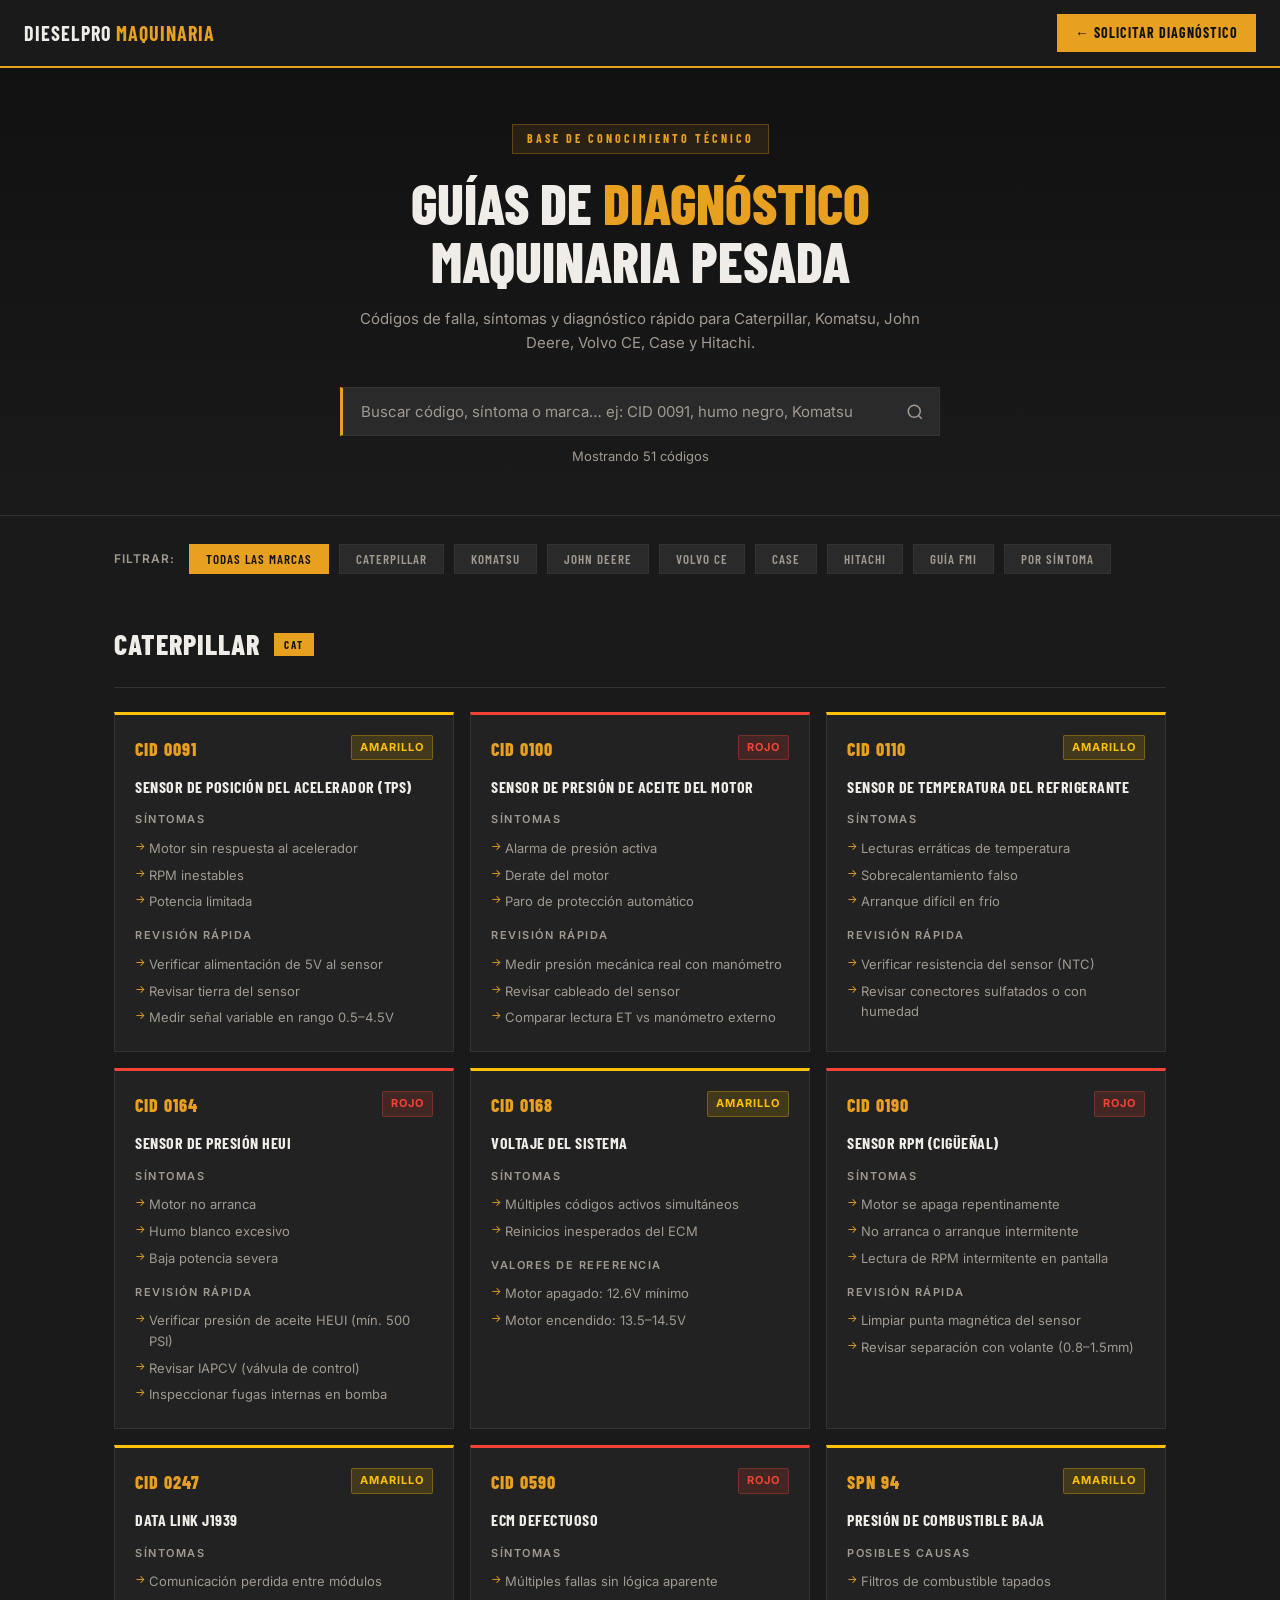
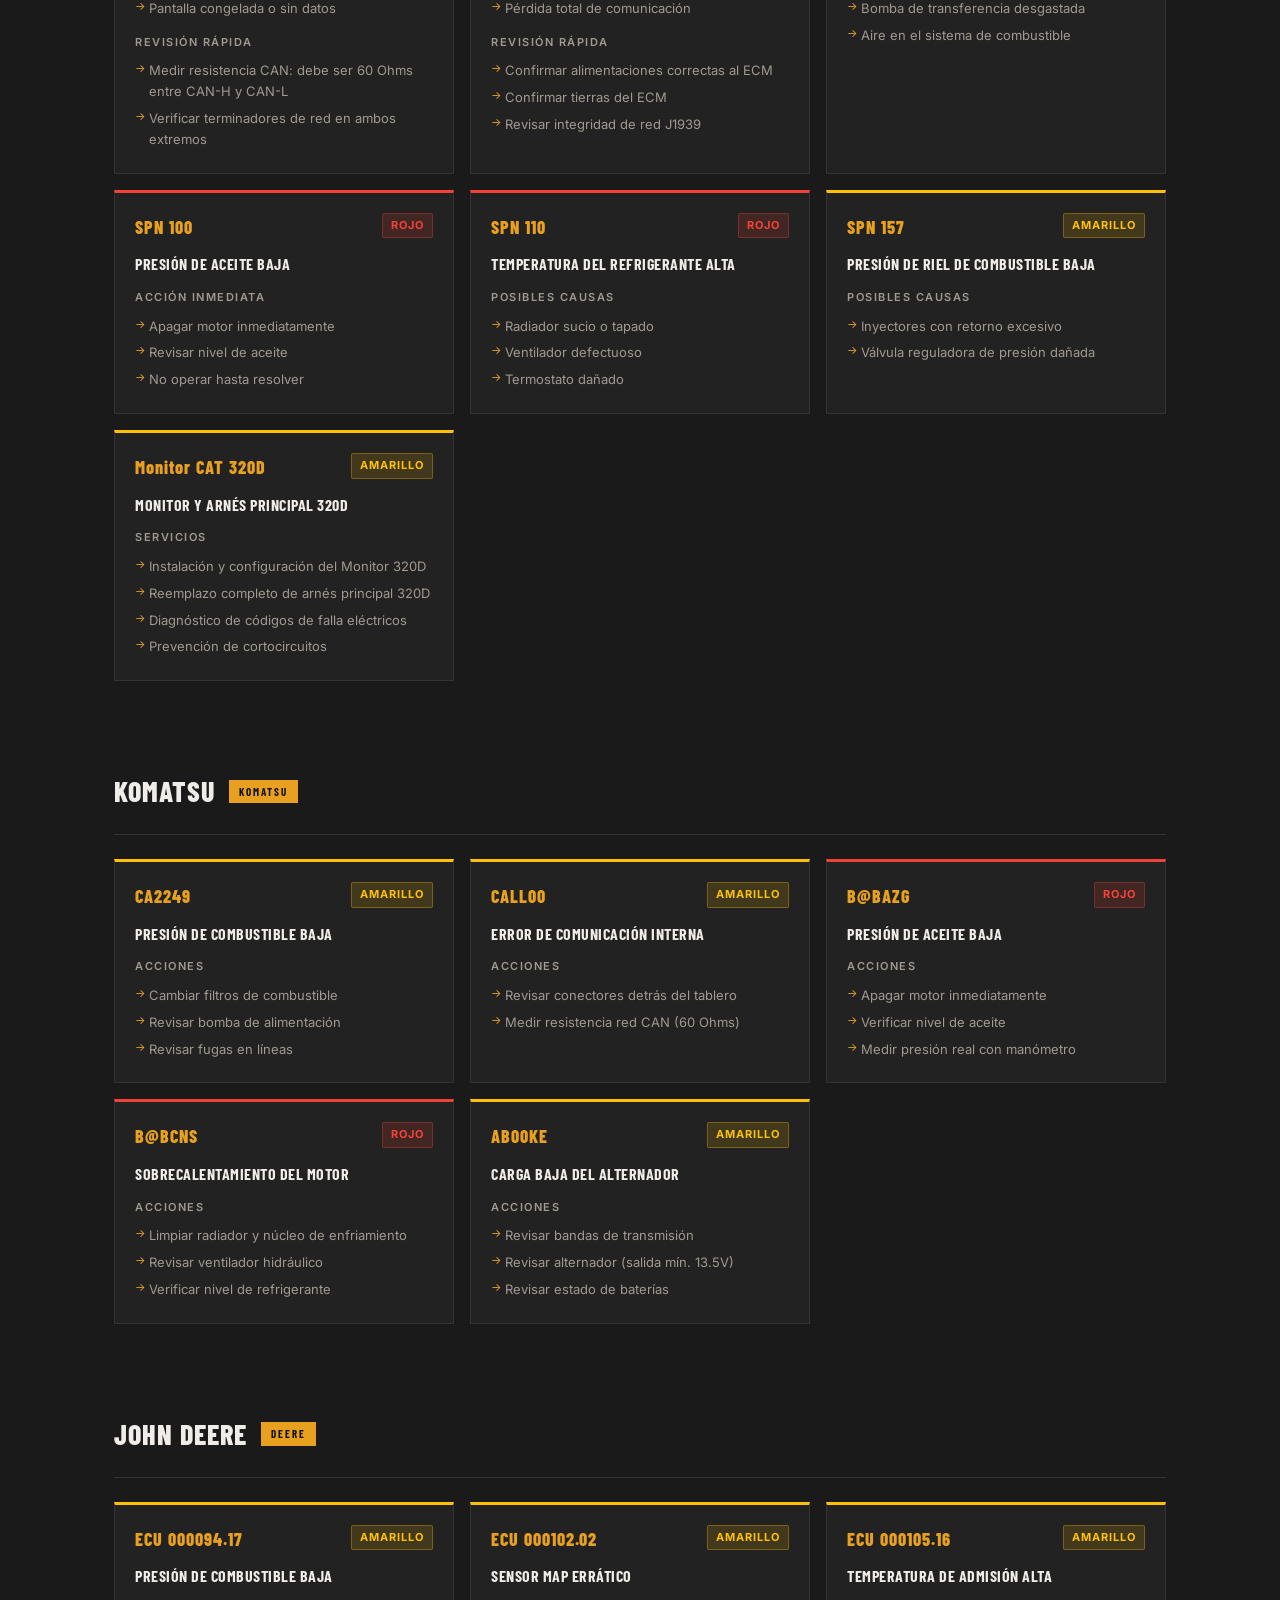
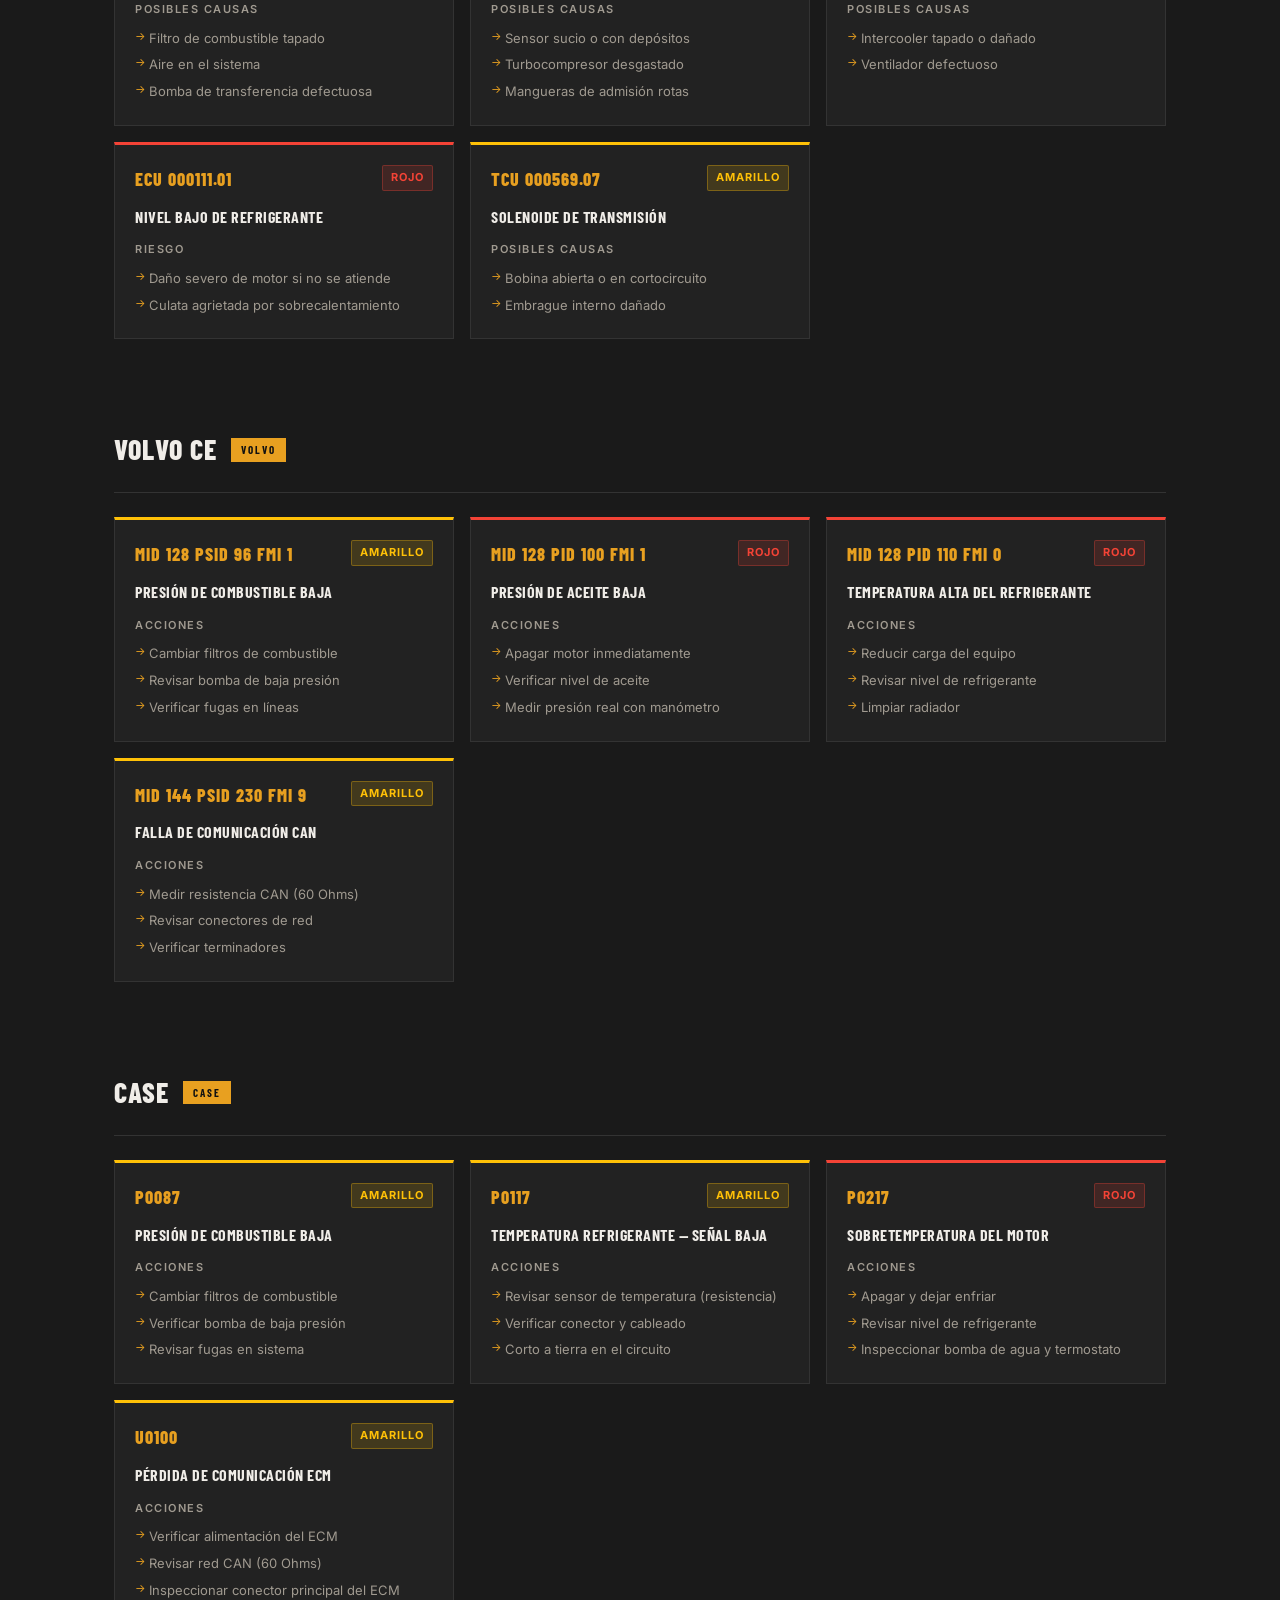
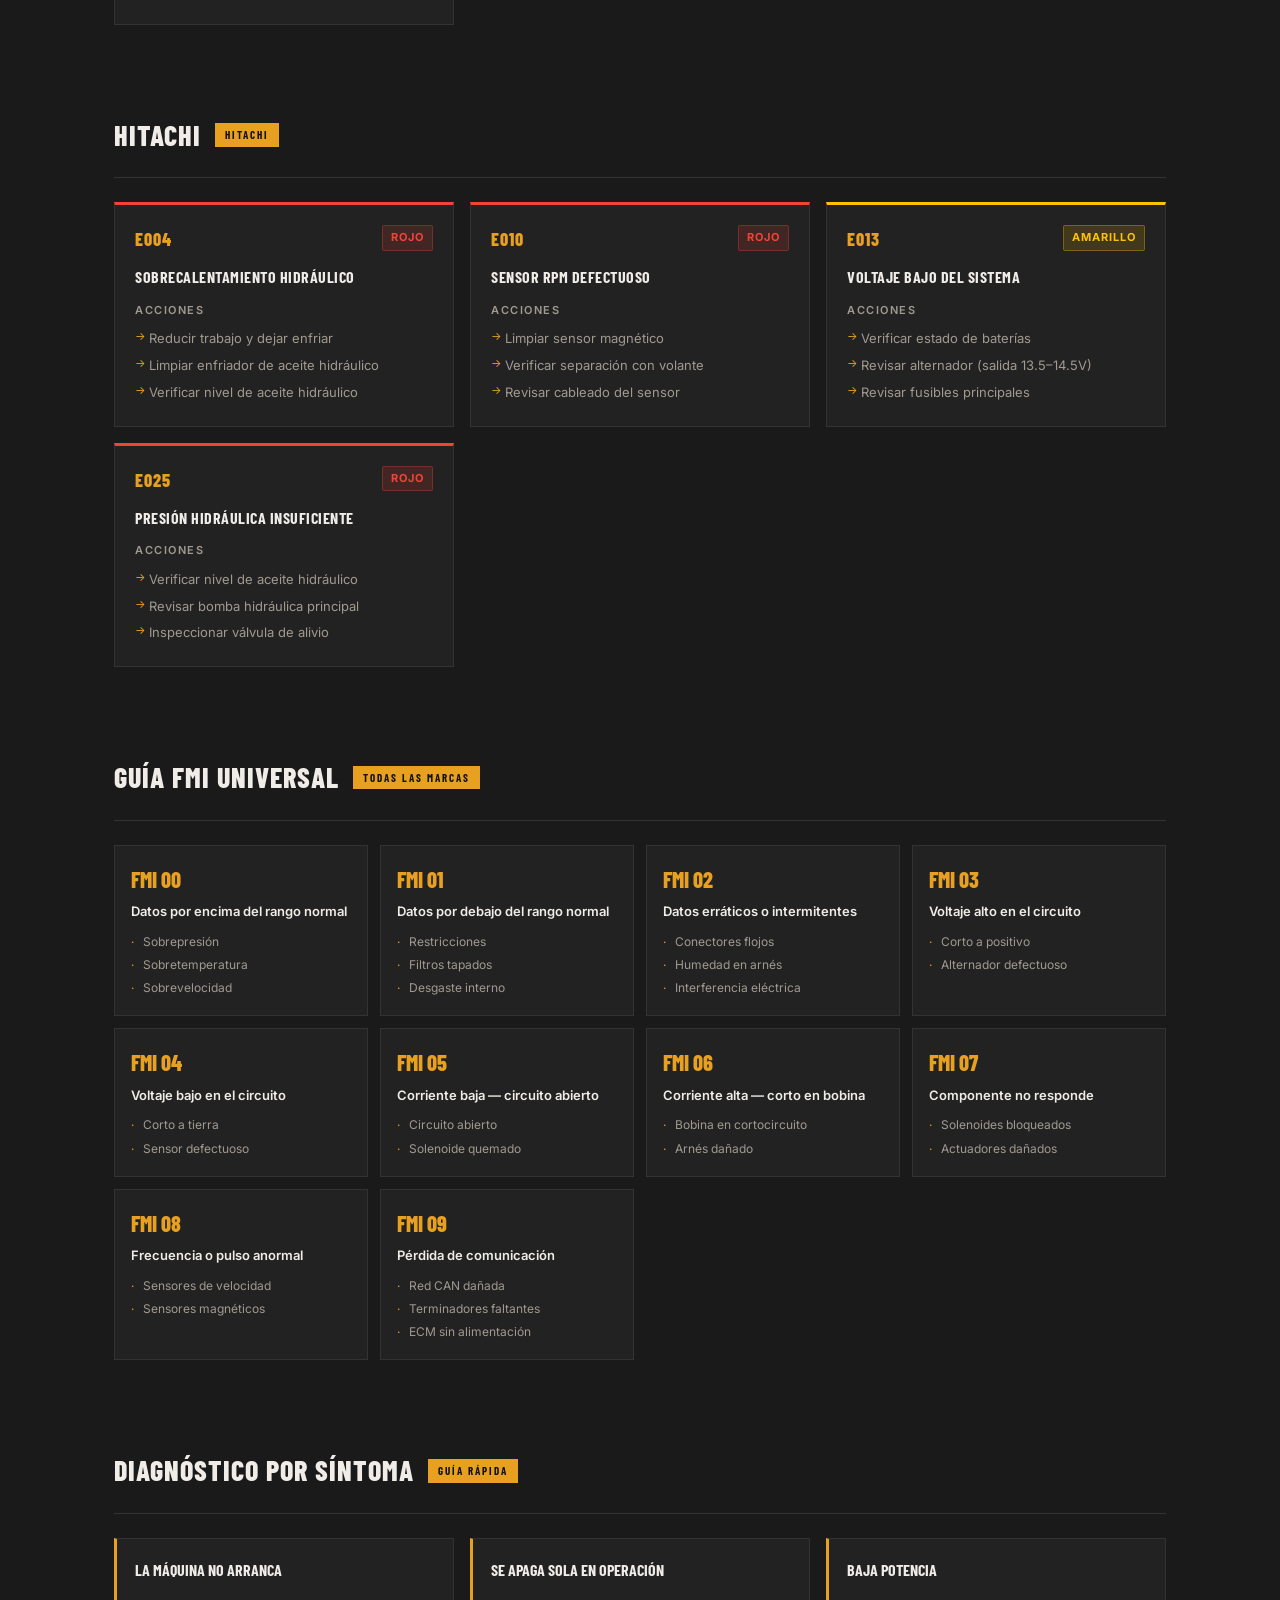
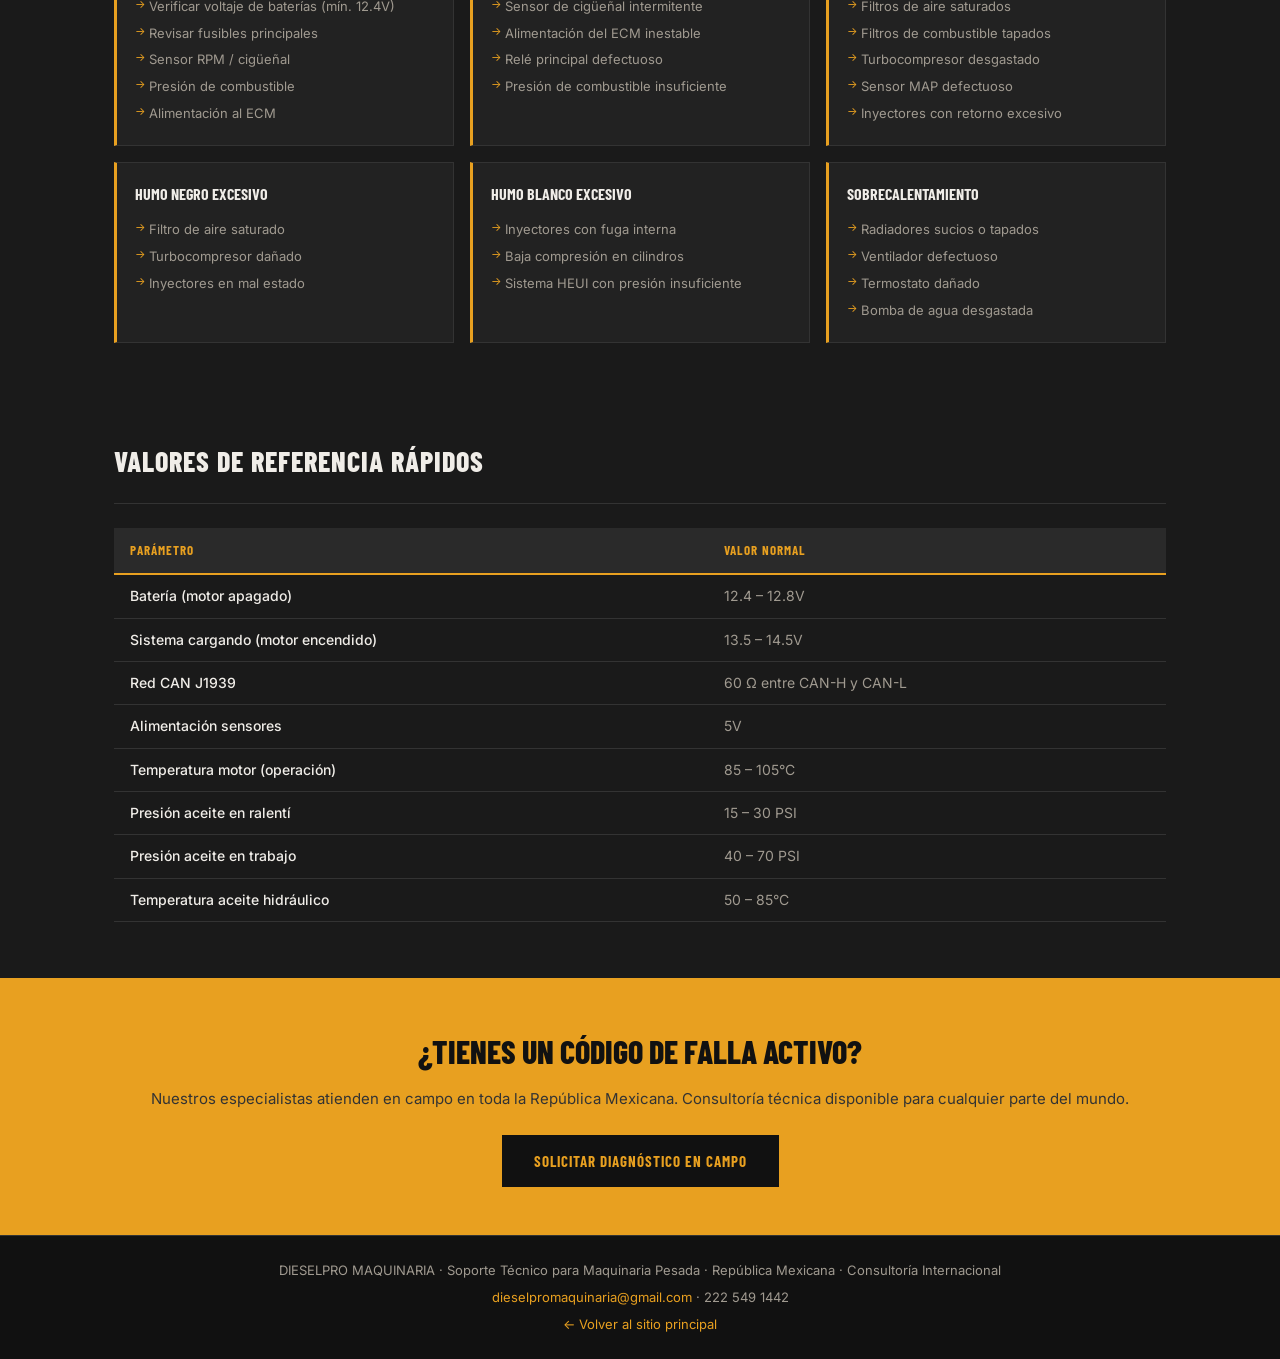
<file: guias.html>
<!DOCTYPE html>
<html lang="es">
<head>
  <meta charset="UTF-8">
  <meta name="viewport" content="width=device-width, initial-scale=1.0">
  <title>Guías de Diagnóstico para Maquinaria Pesada — DIESELPRO MAQUINARIA</title>
  <meta name="description" content="Códigos de falla, síntomas y diagnóstico rápido para Caterpillar, Komatsu, John Deere, Volvo CE, Case y Hitachi. Guías técnicas especializadas para maquinaria pesada. Servicio en campo en toda la República Mexicana. Consultoría técnica internacional.">
  <link rel="preconnect" href="https://fonts.googleapis.com">
  <link href="https://fonts.googleapis.com/css2?family=Barlow+Condensed:wght@400;600;700;800&family=Inter:wght@400;500;600&display=swap" rel="stylesheet">
  <style>
    *, *::before, *::after { box-sizing: border-box; margin: 0; padding: 0; }

    :root {
      --bg:        #1A1A1A;
      --bg2:       #222222;
      --bg3:       #2A2A2A;
      --amber:     #E8A020;
      --amber-dim: #C47A10;
      --text:      #F0EDE8;
      --text-muted:#A09A90;
      --border:    #333333;
      --green:     #4CAF50;
      --yellow:    #FFC107;
      --red:       #F44336;
    }

    body {
      background: var(--bg);
      color: var(--text);
      font-family: 'Inter', sans-serif;
      font-size: 15px;
      line-height: 1.6;
    }

    /* ── TOPBAR ── */
    .topbar {
      background: var(--bg);
      border-bottom: 2px solid var(--amber);
      padding: 14px 24px;
      display: flex;
      align-items: center;
      justify-content: space-between;
      position: sticky;
      top: 0;
      z-index: 100;
    }
    .topbar__logo {
      display: flex;
      align-items: center;
      gap: 12px;
      text-decoration: none;
      color: var(--text);
    }
    .topbar__logo span {
      font-family: 'Barlow Condensed', sans-serif;
      font-size: 20px;
      font-weight: 700;
      letter-spacing: 1px;
    }
    .topbar__logo em { color: var(--amber); font-style: normal; }
    .topbar__back {
      background: var(--amber);
      color: #111;
      border: none;
      padding: 8px 18px;
      font-family: 'Barlow Condensed', sans-serif;
      font-size: 14px;
      font-weight: 700;
      letter-spacing: 1px;
      text-transform: uppercase;
      cursor: pointer;
      text-decoration: none;
      display: inline-block;
    }
    .topbar__back:hover { background: var(--amber-dim); }

    /* ── HERO ── */
    .hero {
      background: linear-gradient(180deg, #111 0%, var(--bg) 100%);
      padding: 56px 24px 48px;
      text-align: center;
      border-bottom: 1px solid var(--border);
    }
    .hero__eyebrow {
      font-family: 'Barlow Condensed', sans-serif;
      font-size: 12px;
      font-weight: 700;
      letter-spacing: 3px;
      text-transform: uppercase;
      color: var(--amber);
      background: rgba(232,160,32,0.1);
      border: 1px solid rgba(232,160,32,0.3);
      display: inline-block;
      padding: 4px 14px;
      margin-bottom: 20px;
    }
    .hero__title {
      font-family: 'Barlow Condensed', sans-serif;
      font-size: clamp(32px, 6vw, 56px);
      font-weight: 800;
      text-transform: uppercase;
      line-height: 1.05;
      margin-bottom: 16px;
    }
    .hero__title em { color: var(--amber); font-style: normal; }
    .hero__sub {
      color: var(--text-muted);
      max-width: 600px;
      margin: 0 auto 32px;
      font-size: 15px;
    }

    /* ── SEARCH ── */
    .search-wrap {
      max-width: 600px;
      margin: 0 auto;
      position: relative;
    }
    .search-wrap input {
      width: 100%;
      background: var(--bg3);
      border: 1px solid var(--border);
      border-left: 3px solid var(--amber);
      color: var(--text);
      padding: 14px 50px 14px 18px;
      font-family: 'Inter', sans-serif;
      font-size: 15px;
      outline: none;
    }
    .search-wrap input::placeholder { color: var(--text-muted); }
    .search-wrap input:focus { border-color: var(--amber); }
    .search-icon {
      position: absolute;
      right: 16px;
      top: 50%;
      transform: translateY(-50%);
      color: var(--text-muted);
      pointer-events: none;
    }
    .search-stats {
      text-align: center;
      color: var(--text-muted);
      font-size: 13px;
      margin-top: 10px;
    }

    /* ── CONTAINER ── */
    .container { max-width: 1100px; margin: 0 auto; padding: 0 24px; }

    /* ── FILTERS ── */
    .filters {
      padding: 28px 0 8px;
      display: flex;
      flex-wrap: wrap;
      gap: 10px;
      align-items: center;
    }
    .filter-label {
      font-size: 12px;
      font-weight: 600;
      letter-spacing: 1px;
      text-transform: uppercase;
      color: var(--text-muted);
      margin-right: 4px;
    }
    .filter-btn {
      background: var(--bg3);
      border: 1px solid var(--border);
      color: var(--text-muted);
      padding: 6px 16px;
      font-family: 'Barlow Condensed', sans-serif;
      font-size: 13px;
      font-weight: 600;
      letter-spacing: 1px;
      text-transform: uppercase;
      cursor: pointer;
      transition: all .2s;
    }
    .filter-btn:hover, .filter-btn.active {
      background: var(--amber);
      border-color: var(--amber);
      color: #111;
    }

    /* ── SECTION HEADER ── */
    .section-header {
      padding: 40px 0 20px;
      border-bottom: 1px solid var(--border);
      margin-bottom: 24px;
      display: flex;
      align-items: center;
      gap: 14px;
    }
    .section-header h2 {
      font-family: 'Barlow Condensed', sans-serif;
      font-size: 28px;
      font-weight: 800;
      text-transform: uppercase;
      letter-spacing: 1px;
    }
    .brand-badge {
      background: var(--amber);
      color: #111;
      font-family: 'Barlow Condensed', sans-serif;
      font-size: 11px;
      font-weight: 700;
      letter-spacing: 2px;
      text-transform: uppercase;
      padding: 3px 10px;
    }

    /* ── CARDS GRID ── */
    .cards-grid {
      display: grid;
      grid-template-columns: repeat(auto-fill, minmax(300px, 1fr));
      gap: 16px;
      margin-bottom: 48px;
    }

    .card {
      background: var(--bg2);
      border: 1px solid var(--border);
      border-top: 3px solid var(--border);
      padding: 20px;
      transition: border-color .2s;
    }
    .card:hover { border-top-color: var(--amber); }
    .card.urgency-red { border-top-color: var(--red); }
    .card.urgency-yellow { border-top-color: var(--yellow); }
    .card.urgency-green { border-top-color: var(--green); }

    .card__header {
      display: flex;
      align-items: flex-start;
      justify-content: space-between;
      gap: 10px;
      margin-bottom: 10px;
    }
    .card__code {
      font-family: 'Barlow Condensed', sans-serif;
      font-size: 18px;
      font-weight: 800;
      color: var(--amber);
      letter-spacing: 1px;
    }
    .card__urgency {
      font-size: 11px;
      font-weight: 700;
      letter-spacing: 1px;
      text-transform: uppercase;
      padding: 3px 8px;
      border-radius: 2px;
      flex-shrink: 0;
    }
    .urgency-red .card__urgency   { background: rgba(244,67,54,.15); color: #F44336; border: 1px solid rgba(244,67,54,.3); }
    .urgency-yellow .card__urgency { background: rgba(255,193,7,.15); color: #FFC107; border: 1px solid rgba(255,193,7,.3); }
    .urgency-green .card__urgency  { background: rgba(76,175,80,.15); color: #4CAF50; border: 1px solid rgba(76,175,80,.3); }

    .card__title {
      font-family: 'Barlow Condensed', sans-serif;
      font-size: 16px;
      font-weight: 700;
      text-transform: uppercase;
      letter-spacing: .5px;
      margin-bottom: 10px;
      color: var(--text);
    }

    .card__section-title {
      font-size: 11px;
      font-weight: 600;
      letter-spacing: 1.5px;
      text-transform: uppercase;
      color: var(--text-muted);
      margin: 12px 0 6px;
    }
    .card__list {
      list-style: none;
      padding: 0;
    }
    .card__list li {
      font-size: 13px;
      color: var(--text-muted);
      padding: 3px 0 3px 14px;
      position: relative;
    }
    .card__list li::before {
      content: '→';
      position: absolute;
      left: 0;
      color: var(--amber);
      font-size: 11px;
    }

    /* ── VALUES TABLE ── */
    .values-section { margin-bottom: 56px; }
    .values-table {
      width: 100%;
      border-collapse: collapse;
      font-size: 14px;
    }
    .values-table th {
      background: var(--bg3);
      color: var(--amber);
      font-family: 'Barlow Condensed', sans-serif;
      font-size: 13px;
      letter-spacing: 1px;
      text-transform: uppercase;
      padding: 12px 16px;
      text-align: left;
      border-bottom: 2px solid var(--amber);
    }
    .values-table td {
      padding: 10px 16px;
      border-bottom: 1px solid var(--border);
      color: var(--text-muted);
    }
    .values-table tr:hover td { background: var(--bg3); color: var(--text); }
    .values-table td:first-child { color: var(--text); font-weight: 500; }

    /* ── FMI TABLE ── */
    .fmi-grid {
      display: grid;
      grid-template-columns: repeat(auto-fill, minmax(240px, 1fr));
      gap: 12px;
      margin-bottom: 48px;
    }
    .fmi-card {
      background: var(--bg2);
      border: 1px solid var(--border);
      padding: 16px;
    }
    .fmi-card__code {
      font-family: 'Barlow Condensed', sans-serif;
      font-size: 22px;
      font-weight: 800;
      color: var(--amber);
      margin-bottom: 4px;
    }
    .fmi-card__desc {
      font-size: 13px;
      font-weight: 600;
      color: var(--text);
      margin-bottom: 8px;
    }
    .fmi-card__items {
      list-style: none;
      padding: 0;
    }
    .fmi-card__items li {
      font-size: 12px;
      color: var(--text-muted);
      padding: 2px 0 2px 12px;
      position: relative;
    }
    .fmi-card__items li::before {
      content: '·';
      position: absolute;
      left: 0;
      color: var(--amber);
    }

    /* ── SYMPTOM SECTION ── */
    .symptom-grid {
      display: grid;
      grid-template-columns: repeat(auto-fill, minmax(260px, 1fr));
      gap: 16px;
      margin-bottom: 56px;
    }
    .symptom-card {
      background: var(--bg2);
      border: 1px solid var(--border);
      border-left: 3px solid var(--amber);
      padding: 18px;
    }
    .symptom-card__title {
      font-family: 'Barlow Condensed', sans-serif;
      font-size: 16px;
      font-weight: 700;
      text-transform: uppercase;
      color: var(--text);
      margin-bottom: 10px;
    }

    /* ── CTA ── */
    .cta-section {
      background: var(--amber);
      padding: 48px 24px;
      text-align: center;
      margin-top: 56px;
    }
    .cta-section h2 {
      font-family: 'Barlow Condensed', sans-serif;
      font-size: 32px;
      font-weight: 800;
      text-transform: uppercase;
      color: #111;
      margin-bottom: 10px;
    }
    .cta-section p { color: #333; margin-bottom: 24px; }
    .btn-dark {
      background: #111;
      color: var(--amber);
      border: none;
      padding: 14px 32px;
      font-family: 'Barlow Condensed', sans-serif;
      font-size: 15px;
      font-weight: 700;
      letter-spacing: 1px;
      text-transform: uppercase;
      text-decoration: none;
      display: inline-block;
      cursor: pointer;
    }
    .btn-dark:hover { background: #000; }

    /* ── NO RESULTS ── */
    .no-results {
      text-align: center;
      padding: 60px 24px;
      color: var(--text-muted);
      display: none;
    }
    .no-results h3 {
      font-family: 'Barlow Condensed', sans-serif;
      font-size: 24px;
      font-weight: 700;
      text-transform: uppercase;
      margin-bottom: 8px;
      color: var(--text);
    }

    /* ── FOOTER ── */
    footer {
      background: #111;
      padding: 24px;
      text-align: center;
      color: var(--text-muted);
      font-size: 13px;
      border-top: 1px solid var(--border);
    }
    footer a { color: var(--amber); text-decoration: none; }

    @media (max-width: 600px) {
      .topbar { flex-direction: column; gap: 12px; text-align: center; }
      .cards-grid { grid-template-columns: 1fr; }
      .fmi-grid { grid-template-columns: 1fr 1fr; }
      .symptom-grid { grid-template-columns: 1fr; }
    }
  </style>
</head>
<body>

<header class="topbar">
  <a href="index.html" class="topbar__logo">
    <span>DIESELPRO <em>MAQUINARIA</em></span>
  </a>
  <a href="index.html#contacto" class="topbar__back">← Solicitar Diagnóstico</a>
</header>

<div class="hero">
  <span class="hero__eyebrow">Base de Conocimiento Técnico</span>
  <h1 class="hero__title">Guías de <em>Diagnóstico</em><br>Maquinaria Pesada</h1>
  <p class="hero__sub">Códigos de falla, síntomas y diagnóstico rápido para Caterpillar, Komatsu, John Deere, Volvo CE, Case y Hitachi.</p>
  <div class="search-wrap">
    <input type="text" id="searchInput" placeholder="Buscar código, síntoma o marca… ej: CID 0091, humo negro, Komatsu">
    <svg class="search-icon" width="18" height="18" viewBox="0 0 24 24" fill="none" stroke="currentColor" stroke-width="2"><circle cx="11" cy="11" r="8"/><path d="m21 21-4.35-4.35"/></svg>
  </div>
  <div class="search-stats" id="searchStats">Mostrando todos los códigos</div>
</div>

<div class="container">
  <div class="filters">
    <span class="filter-label">Filtrar:</span>
    <button class="filter-btn active" onclick="filterBrand('all', this)">Todas las marcas</button>
    <button class="filter-btn" onclick="filterBrand('cat', this)">Caterpillar</button>
    <button class="filter-btn" onclick="filterBrand('komatsu', this)">Komatsu</button>
    <button class="filter-btn" onclick="filterBrand('deere', this)">John Deere</button>
    <button class="filter-btn" onclick="filterBrand('volvo', this)">Volvo CE</button>
    <button class="filter-btn" onclick="filterBrand('case', this)">Case</button>
    <button class="filter-btn" onclick="filterBrand('hitachi', this)">Hitachi</button>
    <button class="filter-btn" onclick="filterBrand('fmi', this)">Guía FMI</button>
    <button class="filter-btn" onclick="filterBrand('symptom', this)">Por Síntoma</button>
  </div>
</div>

<div class="container" id="mainContent">

  <!-- ── CATERPILLAR ── -->
  <div class="brand-section" data-brand="cat">
    <div class="section-header">
      <h2>Caterpillar</h2>
      <span class="brand-badge">CAT</span>
    </div>

    <div class="cards-grid">
      <div class="card urgency-yellow" data-brand="cat" data-keywords="CID 0091 sensor acelerador TPS RPM inestables potencia limitada">
        <div class="card__header">
          <span class="card__code">CID 0091</span>
          <span class="card__urgency">Amarillo</span>
        </div>
        <div class="card__title">Sensor de Posición del Acelerador (TPS)</div>
        <div class="card__section-title">Síntomas</div>
        <ul class="card__list">
          <li>Motor sin respuesta al acelerador</li>
          <li>RPM inestables</li>
          <li>Potencia limitada</li>
        </ul>
        <div class="card__section-title">Revisión rápida</div>
        <ul class="card__list">
          <li>Verificar alimentación de 5V al sensor</li>
          <li>Revisar tierra del sensor</li>
          <li>Medir señal variable en rango 0.5–4.5V</li>
        </ul>
      </div>

      <div class="card urgency-red" data-brand="cat" data-keywords="CID 0100 presión aceite motor alarma derate paro">
        <div class="card__header">
          <span class="card__code">CID 0100</span>
          <span class="card__urgency">Rojo</span>
        </div>
        <div class="card__title">Sensor de Presión de Aceite del Motor</div>
        <div class="card__section-title">Síntomas</div>
        <ul class="card__list">
          <li>Alarma de presión activa</li>
          <li>Derate del motor</li>
          <li>Paro de protección automático</li>
        </ul>
        <div class="card__section-title">Revisión rápida</div>
        <ul class="card__list">
          <li>Medir presión mecánica real con manómetro</li>
          <li>Revisar cableado del sensor</li>
          <li>Comparar lectura ET vs manómetro externo</li>
        </ul>
      </div>

      <div class="card urgency-yellow" data-brand="cat" data-keywords="CID 0110 temperatura refrigerante sobrecalentamiento arranque">
        <div class="card__header">
          <span class="card__code">CID 0110</span>
          <span class="card__urgency">Amarillo</span>
        </div>
        <div class="card__title">Sensor de Temperatura del Refrigerante</div>
        <div class="card__section-title">Síntomas</div>
        <ul class="card__list">
          <li>Lecturas erráticas de temperatura</li>
          <li>Sobrecalentamiento falso</li>
          <li>Arranque difícil en frío</li>
        </ul>
        <div class="card__section-title">Revisión rápida</div>
        <ul class="card__list">
          <li>Verificar resistencia del sensor (NTC)</li>
          <li>Revisar conectores sulfatados o con humedad</li>
        </ul>
      </div>

      <div class="card urgency-red" data-brand="cat" data-keywords="CID 0164 presión HEUI no arranca humo blanco baja potencia">
        <div class="card__header">
          <span class="card__code">CID 0164</span>
          <span class="card__urgency">Rojo</span>
        </div>
        <div class="card__title">Sensor de Presión HEUI</div>
        <div class="card__section-title">Síntomas</div>
        <ul class="card__list">
          <li>Motor no arranca</li>
          <li>Humo blanco excesivo</li>
          <li>Baja potencia severa</li>
        </ul>
        <div class="card__section-title">Revisión rápida</div>
        <ul class="card__list">
          <li>Verificar presión de aceite HEUI (mín. 500 PSI)</li>
          <li>Revisar IAPCV (válvula de control)</li>
          <li>Inspeccionar fugas internas en bomba</li>
        </ul>
      </div>

      <div class="card urgency-yellow" data-brand="cat" data-keywords="CID 0168 voltaje sistema múltiples códigos reinicios ECM">
        <div class="card__header">
          <span class="card__code">CID 0168</span>
          <span class="card__urgency">Amarillo</span>
        </div>
        <div class="card__title">Voltaje del Sistema</div>
        <div class="card__section-title">Síntomas</div>
        <ul class="card__list">
          <li>Múltiples códigos activos simultáneos</li>
          <li>Reinicios inesperados del ECM</li>
        </ul>
        <div class="card__section-title">Valores de referencia</div>
        <ul class="card__list">
          <li>Motor apagado: 12.6V mínimo</li>
          <li>Motor encendido: 13.5–14.5V</li>
        </ul>
      </div>

      <div class="card urgency-red" data-brand="cat" data-keywords="CID 0190 sensor RPM motor se apaga no arranca lectura intermitente">
        <div class="card__header">
          <span class="card__code">CID 0190</span>
          <span class="card__urgency">Rojo</span>
        </div>
        <div class="card__title">Sensor RPM (Cigüeñal)</div>
        <div class="card__section-title">Síntomas</div>
        <ul class="card__list">
          <li>Motor se apaga repentinamente</li>
          <li>No arranca o arranque intermitente</li>
          <li>Lectura de RPM intermitente en pantalla</li>
        </ul>
        <div class="card__section-title">Revisión rápida</div>
        <ul class="card__list">
          <li>Limpiar punta magnética del sensor</li>
          <li>Revisar separación con volante (0.8–1.5mm)</li>
        </ul>
      </div>

      <div class="card urgency-yellow" data-brand="cat" data-keywords="CID 0247 data link J1939 comunicación perdida pantalla congelada CAN">
        <div class="card__header">
          <span class="card__code">CID 0247</span>
          <span class="card__urgency">Amarillo</span>
        </div>
        <div class="card__title">Data Link J1939</div>
        <div class="card__section-title">Síntomas</div>
        <ul class="card__list">
          <li>Comunicación perdida entre módulos</li>
          <li>Pantalla congelada o sin datos</li>
        </ul>
        <div class="card__section-title">Revisión rápida</div>
        <ul class="card__list">
          <li>Medir resistencia CAN: debe ser 60 Ohms entre CAN-H y CAN-L</li>
          <li>Verificar terminadores de red en ambos extremos</li>
        </ul>
      </div>

      <div class="card urgency-red" data-brand="cat" data-keywords="CID 0590 ECM defectuoso múltiples fallas pérdida comunicación">
        <div class="card__header">
          <span class="card__code">CID 0590</span>
          <span class="card__urgency">Rojo</span>
        </div>
        <div class="card__title">ECM Defectuoso</div>
        <div class="card__section-title">Síntomas</div>
        <ul class="card__list">
          <li>Múltiples fallas sin lógica aparente</li>
          <li>Pérdida total de comunicación</li>
        </ul>
        <div class="card__section-title">Revisión rápida</div>
        <ul class="card__list">
          <li>Confirmar alimentaciones correctas al ECM</li>
          <li>Confirmar tierras del ECM</li>
          <li>Revisar integridad de red J1939</li>
        </ul>
      </div>

      <div class="card urgency-yellow" data-brand="cat" data-keywords="SPN 94 presión combustible baja filtros bomba aire">
        <div class="card__header">
          <span class="card__code">SPN 94</span>
          <span class="card__urgency">Amarillo</span>
        </div>
        <div class="card__title">Presión de Combustible Baja</div>
        <div class="card__section-title">Posibles causas</div>
        <ul class="card__list">
          <li>Filtros de combustible tapados</li>
          <li>Bomba de transferencia desgastada</li>
          <li>Aire en el sistema de combustible</li>
        </ul>
      </div>

      <div class="card urgency-red" data-brand="cat" data-keywords="SPN 100 presión aceite baja apagar nivel">
        <div class="card__header">
          <span class="card__code">SPN 100</span>
          <span class="card__urgency">Rojo</span>
        </div>
        <div class="card__title">Presión de Aceite Baja</div>
        <div class="card__section-title">Acción inmediata</div>
        <ul class="card__list">
          <li>Apagar motor inmediatamente</li>
          <li>Revisar nivel de aceite</li>
          <li>No operar hasta resolver</li>
        </ul>
      </div>

      <div class="card urgency-red" data-brand="cat" data-keywords="SPN 110 temperatura refrigerante alta radiador ventilador termostato">
        <div class="card__header">
          <span class="card__code">SPN 110</span>
          <span class="card__urgency">Rojo</span>
        </div>
        <div class="card__title">Temperatura del Refrigerante Alta</div>
        <div class="card__section-title">Posibles causas</div>
        <ul class="card__list">
          <li>Radiador sucio o tapado</li>
          <li>Ventilador defectuoso</li>
          <li>Termostato dañado</li>
        </ul>
      </div>

      <div class="card urgency-yellow" data-brand="cat" data-keywords="SPN 157 presión riel combustible inyectores válvula reguladora">
        <div class="card__header">
          <span class="card__code">SPN 157</span>
          <span class="card__urgency">Amarillo</span>
        </div>
        <div class="card__title">Presión de Riel de Combustible Baja</div>
        <div class="card__section-title">Posibles causas</div>
        <ul class="card__list">
          <li>Inyectores con retorno excesivo</li>
          <li>Válvula reguladora de presión dañada</li>
        </ul>
      </div>

      <div class="card urgency-yellow" data-brand="cat" data-keywords="Monitor CAT 320D instalación configuración reemplazo arnés principal">
        <div class="card__header">
          <span class="card__code">Monitor CAT 320D</span>
          <span class="card__urgency">Amarillo</span>
        </div>
        <div class="card__title">Monitor y Arnés Principal 320D</div>
        <div class="card__section-title">Servicios</div>
        <ul class="card__list">
          <li>Instalación y configuración del Monitor 320D</li>
          <li>Reemplazo completo de arnés principal 320D</li>
          <li>Diagnóstico de códigos de falla eléctricos</li>
          <li>Prevención de cortocircuitos</li>
        </ul>
      </div>
    </div>
  </div>

  <!-- ── KOMATSU ── -->
  <div class="brand-section" data-brand="komatsu">
    <div class="section-header">
      <h2>Komatsu</h2>
      <span class="brand-badge">Komatsu</span>
    </div>
    <div class="cards-grid">
      <div class="card urgency-yellow" data-brand="komatsu" data-keywords="CA2249 presión combustible baja filtros bomba alimentación">
        <div class="card__header">
          <span class="card__code">CA2249</span>
          <span class="card__urgency">Amarillo</span>
        </div>
        <div class="card__title">Presión de Combustible Baja</div>
        <div class="card__section-title">Acciones</div>
        <ul class="card__list">
          <li>Cambiar filtros de combustible</li>
          <li>Revisar bomba de alimentación</li>
          <li>Revisar fugas en líneas</li>
        </ul>
      </div>

      <div class="card urgency-yellow" data-brand="komatsu" data-keywords="CALL00 error comunicación interna conectores CAN tablero">
        <div class="card__header">
          <span class="card__code">CALL00</span>
          <span class="card__urgency">Amarillo</span>
        </div>
        <div class="card__title">Error de Comunicación Interna</div>
        <div class="card__section-title">Acciones</div>
        <ul class="card__list">
          <li>Revisar conectores detrás del tablero</li>
          <li>Medir resistencia red CAN (60 Ohms)</li>
        </ul>
      </div>

      <div class="card urgency-red" data-brand="komatsu" data-keywords="B@BAZG presión aceite baja apagar nivel verificar">
        <div class="card__header">
          <span class="card__code">B@BAZG</span>
          <span class="card__urgency">Rojo</span>
        </div>
        <div class="card__title">Presión de Aceite Baja</div>
        <div class="card__section-title">Acciones</div>
        <ul class="card__list">
          <li>Apagar motor inmediatamente</li>
          <li>Verificar nivel de aceite</li>
          <li>Medir presión real con manómetro</li>
        </ul>
      </div>

      <div class="card urgency-red" data-brand="komatsu" data-keywords="B@BCNS sobrecalentamiento radiador ventilador hidráulico">
        <div class="card__header">
          <span class="card__code">B@BCNS</span>
          <span class="card__urgency">Rojo</span>
        </div>
        <div class="card__title">Sobrecalentamiento del Motor</div>
        <div class="card__section-title">Acciones</div>
        <ul class="card__list">
          <li>Limpiar radiador y núcleo de enfriamiento</li>
          <li>Revisar ventilador hidráulico</li>
          <li>Verificar nivel de refrigerante</li>
        </ul>
      </div>

      <div class="card urgency-yellow" data-brand="komatsu" data-keywords="AB00KE carga baja alternador bandas baterías">
        <div class="card__header">
          <span class="card__code">AB00KE</span>
          <span class="card__urgency">Amarillo</span>
        </div>
        <div class="card__title">Carga Baja del Alternador</div>
        <div class="card__section-title">Acciones</div>
        <ul class="card__list">
          <li>Revisar bandas de transmisión</li>
          <li>Revisar alternador (salida mín. 13.5V)</li>
          <li>Revisar estado de baterías</li>
        </ul>
      </div>
    </div>
  </div>

  <!-- ── JOHN DEERE ── -->
  <div class="brand-section" data-brand="deere">
    <div class="section-header">
      <h2>John Deere</h2>
      <span class="brand-badge">Deere</span>
    </div>
    <div class="cards-grid">
      <div class="card urgency-yellow" data-brand="deere" data-keywords="ECU 000094.17 presión combustible baja filtro aire bomba transferencia">
        <div class="card__header">
          <span class="card__code">ECU 000094.17</span>
          <span class="card__urgency">Amarillo</span>
        </div>
        <div class="card__title">Presión de Combustible Baja</div>
        <div class="card__section-title">Posibles causas</div>
        <ul class="card__list">
          <li>Filtro de combustible tapado</li>
          <li>Aire en el sistema</li>
          <li>Bomba de transferencia defectuosa</li>
        </ul>
      </div>

      <div class="card urgency-yellow" data-brand="deere" data-keywords="ECU 000102.02 sensor MAP errático turbo mangueras">
        <div class="card__header">
          <span class="card__code">ECU 000102.02</span>
          <span class="card__urgency">Amarillo</span>
        </div>
        <div class="card__title">Sensor MAP Errático</div>
        <div class="card__section-title">Posibles causas</div>
        <ul class="card__list">
          <li>Sensor sucio o con depósitos</li>
          <li>Turbocompresor desgastado</li>
          <li>Mangueras de admisión rotas</li>
        </ul>
      </div>

      <div class="card urgency-yellow" data-brand="deere" data-keywords="ECU 000105.16 temperatura admisión alta intercooler ventilador">
        <div class="card__header">
          <span class="card__code">ECU 000105.16</span>
          <span class="card__urgency">Amarillo</span>
        </div>
        <div class="card__title">Temperatura de Admisión Alta</div>
        <div class="card__section-title">Posibles causas</div>
        <ul class="card__list">
          <li>Intercooler tapado o dañado</li>
          <li>Ventilador defectuoso</li>
        </ul>
      </div>

      <div class="card urgency-red" data-brand="deere" data-keywords="ECU 000111.01 nivel bajo refrigerante culata daño motor">
        <div class="card__header">
          <span class="card__code">ECU 000111.01</span>
          <span class="card__urgency">Rojo</span>
        </div>
        <div class="card__title">Nivel Bajo de Refrigerante</div>
        <div class="card__section-title">Riesgo</div>
        <ul class="card__list">
          <li>Daño severo de motor si no se atiende</li>
          <li>Culata agrietada por sobrecalentamiento</li>
        </ul>
      </div>

      <div class="card urgency-yellow" data-brand="deere" data-keywords="TCU 000569.07 solenoide transmisión bobina embrague">
        <div class="card__header">
          <span class="card__code">TCU 000569.07</span>
          <span class="card__urgency">Amarillo</span>
        </div>
        <div class="card__title">Solenoide de Transmisión</div>
        <div class="card__section-title">Posibles causas</div>
        <ul class="card__list">
          <li>Bobina abierta o en cortocircuito</li>
          <li>Embrague interno dañado</li>
        </ul>
      </div>
    </div>
  </div>

  <!-- ── VOLVO CE ── -->
  <div class="brand-section" data-brand="volvo">
    <div class="section-header">
      <h2>Volvo CE</h2>
      <span class="brand-badge">Volvo</span>
    </div>
    <div class="cards-grid">
      <div class="card urgency-yellow" data-brand="volvo" data-keywords="MID 128 PSID 96 FMI 1 presión combustible baja">
        <div class="card__header">
          <span class="card__code">MID 128 PSID 96 FMI 1</span>
          <span class="card__urgency">Amarillo</span>
        </div>
        <div class="card__title">Presión de Combustible Baja</div>
        <div class="card__section-title">Acciones</div>
        <ul class="card__list">
          <li>Cambiar filtros de combustible</li>
          <li>Revisar bomba de baja presión</li>
          <li>Verificar fugas en líneas</li>
        </ul>
      </div>

      <div class="card urgency-red" data-brand="volvo" data-keywords="MID 128 PID 100 FMI 1 presión aceite baja">
        <div class="card__header">
          <span class="card__code">MID 128 PID 100 FMI 1</span>
          <span class="card__urgency">Rojo</span>
        </div>
        <div class="card__title">Presión de Aceite Baja</div>
        <div class="card__section-title">Acciones</div>
        <ul class="card__list">
          <li>Apagar motor inmediatamente</li>
          <li>Verificar nivel de aceite</li>
          <li>Medir presión real con manómetro</li>
        </ul>
      </div>

      <div class="card urgency-red" data-brand="volvo" data-keywords="MID 128 PID 110 FMI 0 temperatura alta refrigerante">
        <div class="card__header">
          <span class="card__code">MID 128 PID 110 FMI 0</span>
          <span class="card__urgency">Rojo</span>
        </div>
        <div class="card__title">Temperatura Alta del Refrigerante</div>
        <div class="card__section-title">Acciones</div>
        <ul class="card__list">
          <li>Reducir carga del equipo</li>
          <li>Revisar nivel de refrigerante</li>
          <li>Limpiar radiador</li>
        </ul>
      </div>

      <div class="card urgency-yellow" data-brand="volvo" data-keywords="MID 144 PSID 230 FMI 9 falla comunicación CAN">
        <div class="card__header">
          <span class="card__code">MID 144 PSID 230 FMI 9</span>
          <span class="card__urgency">Amarillo</span>
        </div>
        <div class="card__title">Falla de Comunicación CAN</div>
        <div class="card__section-title">Acciones</div>
        <ul class="card__list">
          <li>Medir resistencia CAN (60 Ohms)</li>
          <li>Revisar conectores de red</li>
          <li>Verificar terminadores</li>
        </ul>
      </div>
    </div>
  </div>

  <!-- ── CASE ── -->
  <div class="brand-section" data-brand="case">
    <div class="section-header">
      <h2>Case</h2>
      <span class="brand-badge">Case</span>
    </div>
    <div class="cards-grid">
      <div class="card urgency-yellow" data-brand="case" data-keywords="P0087 presión combustible baja Case">
        <div class="card__header">
          <span class="card__code">P0087</span>
          <span class="card__urgency">Amarillo</span>
        </div>
        <div class="card__title">Presión de Combustible Baja</div>
        <div class="card__section-title">Acciones</div>
        <ul class="card__list">
          <li>Cambiar filtros de combustible</li>
          <li>Verificar bomba de baja presión</li>
          <li>Revisar fugas en sistema</li>
        </ul>
      </div>

      <div class="card urgency-yellow" data-brand="case" data-keywords="P0117 temperatura refrigerante baja señal Case sensor">
        <div class="card__header">
          <span class="card__code">P0117</span>
          <span class="card__urgency">Amarillo</span>
        </div>
        <div class="card__title">Temperatura Refrigerante — Señal Baja</div>
        <div class="card__section-title">Acciones</div>
        <ul class="card__list">
          <li>Revisar sensor de temperatura (resistencia)</li>
          <li>Verificar conector y cableado</li>
          <li>Corto a tierra en el circuito</li>
        </ul>
      </div>

      <div class="card urgency-red" data-brand="case" data-keywords="P0217 sobretemperatura motor Case">
        <div class="card__header">
          <span class="card__code">P0217</span>
          <span class="card__urgency">Rojo</span>
        </div>
        <div class="card__title">Sobretemperatura del Motor</div>
        <div class="card__section-title">Acciones</div>
        <ul class="card__list">
          <li>Apagar y dejar enfriar</li>
          <li>Revisar nivel de refrigerante</li>
          <li>Inspeccionar bomba de agua y termostato</li>
        </ul>
      </div>

      <div class="card urgency-yellow" data-brand="case" data-keywords="U0100 pérdida comunicación ECM Case CAN">
        <div class="card__header">
          <span class="card__code">U0100</span>
          <span class="card__urgency">Amarillo</span>
        </div>
        <div class="card__title">Pérdida de Comunicación ECM</div>
        <div class="card__section-title">Acciones</div>
        <ul class="card__list">
          <li>Verificar alimentación del ECM</li>
          <li>Revisar red CAN (60 Ohms)</li>
          <li>Inspeccionar conector principal del ECM</li>
        </ul>
      </div>
    </div>
  </div>

  <!-- ── HITACHI ── -->
  <div class="brand-section" data-brand="hitachi">
    <div class="section-header">
      <h2>Hitachi</h2>
      <span class="brand-badge">Hitachi</span>
    </div>
    <div class="cards-grid">
      <div class="card urgency-red" data-brand="hitachi" data-keywords="E004 sobrecalentamiento hidráulico Hitachi">
        <div class="card__header">
          <span class="card__code">E004</span>
          <span class="card__urgency">Rojo</span>
        </div>
        <div class="card__title">Sobrecalentamiento Hidráulico</div>
        <div class="card__section-title">Acciones</div>
        <ul class="card__list">
          <li>Reducir trabajo y dejar enfriar</li>
          <li>Limpiar enfriador de aceite hidráulico</li>
          <li>Verificar nivel de aceite hidráulico</li>
        </ul>
      </div>

      <div class="card urgency-red" data-brand="hitachi" data-keywords="E010 sensor RPM defectuoso Hitachi cigüeñal">
        <div class="card__header">
          <span class="card__code">E010</span>
          <span class="card__urgency">Rojo</span>
        </div>
        <div class="card__title">Sensor RPM Defectuoso</div>
        <div class="card__section-title">Acciones</div>
        <ul class="card__list">
          <li>Limpiar sensor magnético</li>
          <li>Verificar separación con volante</li>
          <li>Revisar cableado del sensor</li>
        </ul>
      </div>

      <div class="card urgency-yellow" data-brand="hitachi" data-keywords="E013 voltaje bajo sistema Hitachi baterías alternador">
        <div class="card__header">
          <span class="card__code">E013</span>
          <span class="card__urgency">Amarillo</span>
        </div>
        <div class="card__title">Voltaje Bajo del Sistema</div>
        <div class="card__section-title">Acciones</div>
        <ul class="card__list">
          <li>Verificar estado de baterías</li>
          <li>Revisar alternador (salida 13.5–14.5V)</li>
          <li>Revisar fusibles principales</li>
        </ul>
      </div>

      <div class="card urgency-red" data-brand="hitachi" data-keywords="E025 presión hidráulica insuficiente Hitachi bomba">
        <div class="card__header">
          <span class="card__code">E025</span>
          <span class="card__urgency">Rojo</span>
        </div>
        <div class="card__title">Presión Hidráulica Insuficiente</div>
        <div class="card__section-title">Acciones</div>
        <ul class="card__list">
          <li>Verificar nivel de aceite hidráulico</li>
          <li>Revisar bomba hidráulica principal</li>
          <li>Inspeccionar válvula de alivio</li>
        </ul>
      </div>
    </div>
  </div>

  <!-- ── GUÍA FMI ── -->
  <div class="brand-section" data-brand="fmi">
    <div class="section-header">
      <h2>Guía FMI Universal</h2>
      <span class="brand-badge">Todas las marcas</span>
    </div>
    <div class="fmi-grid">
      <div class="fmi-card" data-brand="fmi" data-keywords="FMI 00 datos rango normal sobrepresión sobretemperatura">
        <div class="fmi-card__code">FMI 00</div>
        <div class="fmi-card__desc">Datos por encima del rango normal</div>
        <ul class="fmi-card__items">
          <li>Sobrepresión</li><li>Sobretemperatura</li><li>Sobrevelocidad</li>
        </ul>
      </div>
      <div class="fmi-card" data-brand="fmi" data-keywords="FMI 01 datos debajo rango normal restricciones filtros desgaste">
        <div class="fmi-card__code">FMI 01</div>
        <div class="fmi-card__desc">Datos por debajo del rango normal</div>
        <ul class="fmi-card__items">
          <li>Restricciones</li><li>Filtros tapados</li><li>Desgaste interno</li>
        </ul>
      </div>
      <div class="fmi-card" data-brand="fmi" data-keywords="FMI 02 datos erráticos conectores humedad interferencia">
        <div class="fmi-card__code">FMI 02</div>
        <div class="fmi-card__desc">Datos erráticos o intermitentes</div>
        <ul class="fmi-card__items">
          <li>Conectores flojos</li><li>Humedad en arnés</li><li>Interferencia eléctrica</li>
        </ul>
      </div>
      <div class="fmi-card" data-brand="fmi" data-keywords="FMI 03 voltaje alto corto positivo alternador">
        <div class="fmi-card__code">FMI 03</div>
        <div class="fmi-card__desc">Voltaje alto en el circuito</div>
        <ul class="fmi-card__items">
          <li>Corto a positivo</li><li>Alternador defectuoso</li>
        </ul>
      </div>
      <div class="fmi-card" data-brand="fmi" data-keywords="FMI 04 voltaje bajo corto tierra sensor">
        <div class="fmi-card__code">FMI 04</div>
        <div class="fmi-card__desc">Voltaje bajo en el circuito</div>
        <ul class="fmi-card__items">
          <li>Corto a tierra</li><li>Sensor defectuoso</li>
        </ul>
      </div>
      <div class="fmi-card" data-brand="fmi" data-keywords="FMI 05 corriente baja circuito abierto solenoide">
        <div class="fmi-card__code">FMI 05</div>
        <div class="fmi-card__desc">Corriente baja — circuito abierto</div>
        <ul class="fmi-card__items">
          <li>Circuito abierto</li><li>Solenoide quemado</li>
        </ul>
      </div>
      <div class="fmi-card" data-brand="fmi" data-keywords="FMI 06 corriente alta bobina corto arnés">
        <div class="fmi-card__code">FMI 06</div>
        <div class="fmi-card__desc">Corriente alta — corto en bobina</div>
        <ul class="fmi-card__items">
          <li>Bobina en cortocircuito</li><li>Arnés dañado</li>
        </ul>
      </div>
      <div class="fmi-card" data-brand="fmi" data-keywords="FMI 07 componente no responde solenoides actuadores">
        <div class="fmi-card__code">FMI 07</div>
        <div class="fmi-card__desc">Componente no responde</div>
        <ul class="fmi-card__items">
          <li>Solenoides bloqueados</li><li>Actuadores dañados</li>
        </ul>
      </div>
      <div class="fmi-card" data-brand="fmi" data-keywords="FMI 08 frecuencia anormal sensores velocidad magnéticos">
        <div class="fmi-card__code">FMI 08</div>
        <div class="fmi-card__desc">Frecuencia o pulso anormal</div>
        <ul class="fmi-card__items">
          <li>Sensores de velocidad</li><li>Sensores magnéticos</li>
        </ul>
      </div>
      <div class="fmi-card" data-brand="fmi" data-keywords="FMI 09 pérdida comunicación CAN terminadores ECM">
        <div class="fmi-card__code">FMI 09</div>
        <div class="fmi-card__desc">Pérdida de comunicación</div>
        <ul class="fmi-card__items">
          <li>Red CAN dañada</li><li>Terminadores faltantes</li><li>ECM sin alimentación</li>
        </ul>
      </div>
    </div>
  </div>

  <!-- ── DIAGNÓSTICO POR SÍNTOMA ── -->
  <div class="brand-section" data-brand="symptom">
    <div class="section-header">
      <h2>Diagnóstico por Síntoma</h2>
      <span class="brand-badge">Guía rápida</span>
    </div>
    <div class="symptom-grid">
      <div class="symptom-card" data-brand="symptom" data-keywords="máquina no arranca voltaje fusibles RPM combustible ECM">
        <div class="symptom-card__title">La máquina no arranca</div>
        <ul class="card__list">
          <li>Verificar voltaje de baterías (mín. 12.4V)</li>
          <li>Revisar fusibles principales</li>
          <li>Sensor RPM / cigüeñal</li>
          <li>Presión de combustible</li>
          <li>Alimentación al ECM</li>
        </ul>
      </div>
      <div class="symptom-card" data-brand="symptom" data-keywords="se apaga sola cigüeñal alimentación ECM relé combustible">
        <div class="symptom-card__title">Se apaga sola en operación</div>
        <ul class="card__list">
          <li>Sensor de cigüeñal intermitente</li>
          <li>Alimentación del ECM inestable</li>
          <li>Relé principal defectuoso</li>
          <li>Presión de combustible insuficiente</li>
        </ul>
      </div>
      <div class="symptom-card" data-brand="symptom" data-keywords="baja potencia filtros aire combustible turbo MAP inyectores">
        <div class="symptom-card__title">Baja potencia</div>
        <ul class="card__list">
          <li>Filtros de aire saturados</li>
          <li>Filtros de combustible tapados</li>
          <li>Turbocompresor desgastado</li>
          <li>Sensor MAP defectuoso</li>
          <li>Inyectores con retorno excesivo</li>
        </ul>
      </div>
      <div class="symptom-card" data-brand="symptom" data-keywords="humo negro filtro aire turbo inyectores">
        <div class="symptom-card__title">Humo negro excesivo</div>
        <ul class="card__list">
          <li>Filtro de aire saturado</li>
          <li>Turbocompresor dañado</li>
          <li>Inyectores en mal estado</li>
        </ul>
      </div>
      <div class="symptom-card" data-brand="symptom" data-keywords="humo blanco inyectores baja compresión sistema HEUI">
        <div class="symptom-card__title">Humo blanco excesivo</div>
        <ul class="card__list">
          <li>Inyectores con fuga interna</li>
          <li>Baja compresión en cilindros</li>
          <li>Sistema HEUI con presión insuficiente</li>
        </ul>
      </div>
      <div class="symptom-card" data-brand="symptom" data-keywords="sobrecalentamiento radiadores ventilador termostato bomba agua">
        <div class="symptom-card__title">Sobrecalentamiento</div>
        <ul class="card__list">
          <li>Radiadores sucios o tapados</li>
          <li>Ventilador defectuoso</li>
          <li>Termostato dañado</li>
          <li>Bomba de agua desgastada</li>
        </ul>
      </div>
    </div>
  </div>

  <!-- ── VALORES DE REFERENCIA ── -->
  <div class="values-section">
    <div class="section-header">
      <h2>Valores de Referencia Rápidos</h2>
    </div>
    <table class="values-table">
      <thead>
        <tr>
          <th>Parámetro</th>
          <th>Valor Normal</th>
        </tr>
      </thead>
      <tbody>
        <tr><td>Batería (motor apagado)</td><td>12.4 – 12.8V</td></tr>
        <tr><td>Sistema cargando (motor encendido)</td><td>13.5 – 14.5V</td></tr>
        <tr><td>Red CAN J1939</td><td>60 Ω entre CAN-H y CAN-L</td></tr>
        <tr><td>Alimentación sensores</td><td>5V</td></tr>
        <tr><td>Temperatura motor (operación)</td><td>85 – 105°C</td></tr>
        <tr><td>Presión aceite en ralentí</td><td>15 – 30 PSI</td></tr>
        <tr><td>Presión aceite en trabajo</td><td>40 – 70 PSI</td></tr>
        <tr><td>Temperatura aceite hidráulico</td><td>50 – 85°C</td></tr>
      </tbody>
    </table>
  </div>

  <div class="no-results" id="noResults">
    <h3>Sin resultados</h3>
    <p>No encontramos códigos que coincidan con tu búsqueda. Contáctanos directamente.</p>
  </div>

</div>

<div class="cta-section">
  <div class="container">
    <h2>¿Tienes un código de falla activo?</h2>
    <p>Nuestros especialistas atienden en campo en toda la República Mexicana. Consultoría técnica disponible para cualquier parte del mundo.</p>
    <a href="index.html#contacto" class="btn-dark">Solicitar Diagnóstico en Campo</a>
  </div>
</div>

<footer>
  <p>DIESELPRO MAQUINARIA · Soporte Técnico para Maquinaria Pesada · República Mexicana · Consultoría Internacional</p>
  <p style="margin-top:6px"><a href="mailto:dieselpromaquinaria@gmail.com">dieselpromaquinaria@gmail.com</a> · 222 549 1442</p>
  <p style="margin-top:6px"><a href="index.html">← Volver al sitio principal</a></p>
</footer>

<script>
  const searchInput = document.getElementById('searchInput');
  const searchStats = document.getElementById('searchStats');
  const noResults   = document.getElementById('noResults');
  let activeBrand   = 'all';

  function getAllCards() {
    return document.querySelectorAll('[data-brand]:not(.brand-section)');
  }
  function getAllSections() {
    return document.querySelectorAll('.brand-section');
  }

  function applyFilters() {
    const query = searchInput.value.toLowerCase().trim();
    let visible = 0;

    getAllCards().forEach(card => {
      const brand    = card.dataset.brand;
      const keywords = (card.dataset.keywords || '').toLowerCase();
      const title    = (card.querySelector('.card__title, .fmi-card__desc, .symptom-card__title')?.textContent || '').toLowerCase();
      const code     = (card.querySelector('.card__code, .fmi-card__code')?.textContent || '').toLowerCase();

      const brandMatch = activeBrand === 'all' || brand === activeBrand;
      const queryMatch = !query || keywords.includes(query) || title.includes(query) || code.includes(query);

      const show = brandMatch && queryMatch;
      card.style.display = show ? '' : 'none';
      if (show) visible++;
    });

    // Show/hide brand section headers
    getAllSections().forEach(section => {
      const brand = section.dataset.brand;
      const brandMatch = activeBrand === 'all' || brand === activeBrand;
      const hasVisible = section.querySelectorAll('[data-brand]:not(.brand-section)').length > 0 &&
        Array.from(section.querySelectorAll('[data-brand]:not(.brand-section)')).some(c => c.style.display !== 'none');
      section.style.display = (brandMatch && hasVisible) ? '' : 'none';
    });

    searchStats.textContent = query
      ? `${visible} resultado${visible !== 1 ? 's' : ''} para "${searchInput.value}"`
      : `Mostrando ${visible} código${visible !== 1 ? 's' : ''}`;
    noResults.style.display = visible === 0 ? 'block' : 'none';
  }

  function filterBrand(brand, btn) {
    activeBrand = brand;
    document.querySelectorAll('.filter-btn').forEach(b => b.classList.remove('active'));
    btn.classList.add('active');
    applyFilters();
  }

  searchInput.addEventListener('input', applyFilters);
  applyFilters();
</script>
</body>
</html>
</file>
